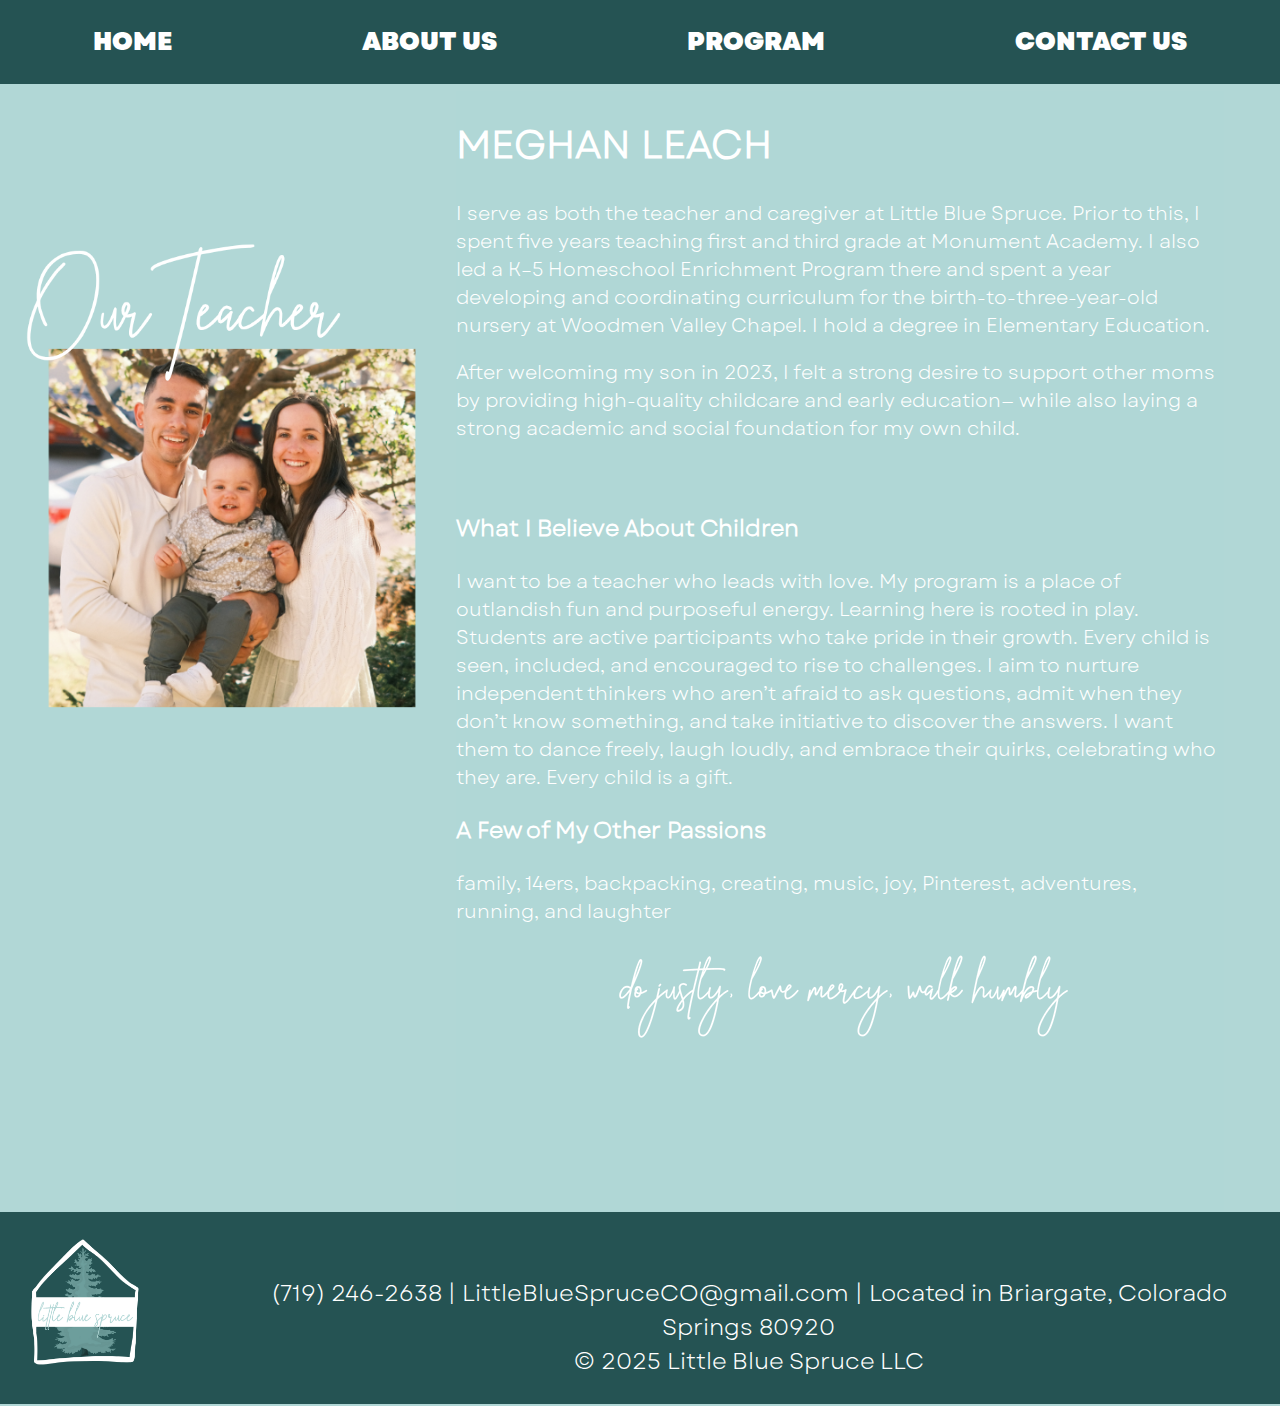
<file: about.html>
<!DOCTYPE html>
<html lang="en" dir="ltr">
<head>
    <meta charset="utf-8">
    <link rel="stylesheet" href="about.css">
    <link rel="icon" type="image/x-icon" href="root/mainpage/favicon.jpg">
    <title>Little Blue Spruce -About</title>
</head>

<body id="content">
  <header>
    <nav id="headernav">
        <p class="click"><a href="index.html">HOME</a></p>
        <p class="click"><a href="about.html">ABOUT US</a></p>
        <p class="click"><a href="program.html">PROGRAM</a></p>
        <p class="click"><a href="contact.html">CONTACT US</a></p>
    </nav>

  </header>
  <section id="oteach">
    <div id="highlight">
      <img class='script'src="root/aboutpage/our teacher.png" alt="Our Teacher">
      <img class='fam'src="root/aboutpage/meg pic.png" alt="A picture of Meghan Leach's family">
    </div>
      <section id="desc">
        <div class="body">
          <h1>MEGHAN LEACH</h1>
          <p>I serve as both the teacher and caregiver at
  Little Blue Spruce. Prior to this, I spent five years
  teaching first and third grade at Monument
  Academy. I also led a K–5 Homeschool
  Enrichment Program there and spent a year
  developing and coordinating curriculum for the
  birth-to-three-year-old nursery at Woodmen
  Valley Chapel. I hold a degree in Elementary
  Education.</p><p>After welcoming my son in 2023, I felt a strong
  desire to support other moms by providing
  high-quality childcare and early education—
  while also laying a strong academic and social
  foundation for my own child.</p>
        </div>
        <br>
        <div class="Children">
          <h3>What I Believe About Children</h3>
          <p>I want to be a teacher who leads with love. My
  program is a place of outlandish fun and
  purposeful energy.
  Learning here is rooted in play. Students are
  active participants who take pride in their
  growth. Every child is seen, included, and
  encouraged to rise to challenges.
  I aim to nurture independent thinkers who
  aren’t afraid to ask questions, admit when they
  don’t know something, and take initiative to
  discover the answers. I want them to dance
  freely, laugh loudly, and embrace their quirks,
  celebrating who they are. Every child is a gift.</p>
    </div>
    <div class="passions">
      <h3>A Few of My Other Passions</h3>
      <p>family, 14ers, backpacking, creating, music, joy,
  Pinterest, adventures, running, and laughter</p>
    </div>
    <aside class="motto">
      <img src="root/aboutpage/do just.png" alt="do justly, love mercy, walk humbly">
    </aside>
      </section>

  </section>
  <section>
    <div class="background">
      <img class="backgroundimage"src="root/mainpage/large trees crop.png" alt="large blue spruce">
    </div>
  </section>
  <footer>
    <img class="logo"src="root/mainpage/large logo.png" alt="little blue spruce">
    <div class="bottom">
      <span>(719) 246-2638 | LittleBlueSpruceCO@gmail.com | Located in Briargate, Colorado Springs 80920</span>
      <span>© 2025 Little Blue Spruce LLC</span>
    </div>
  </footer>
</body>
</file>
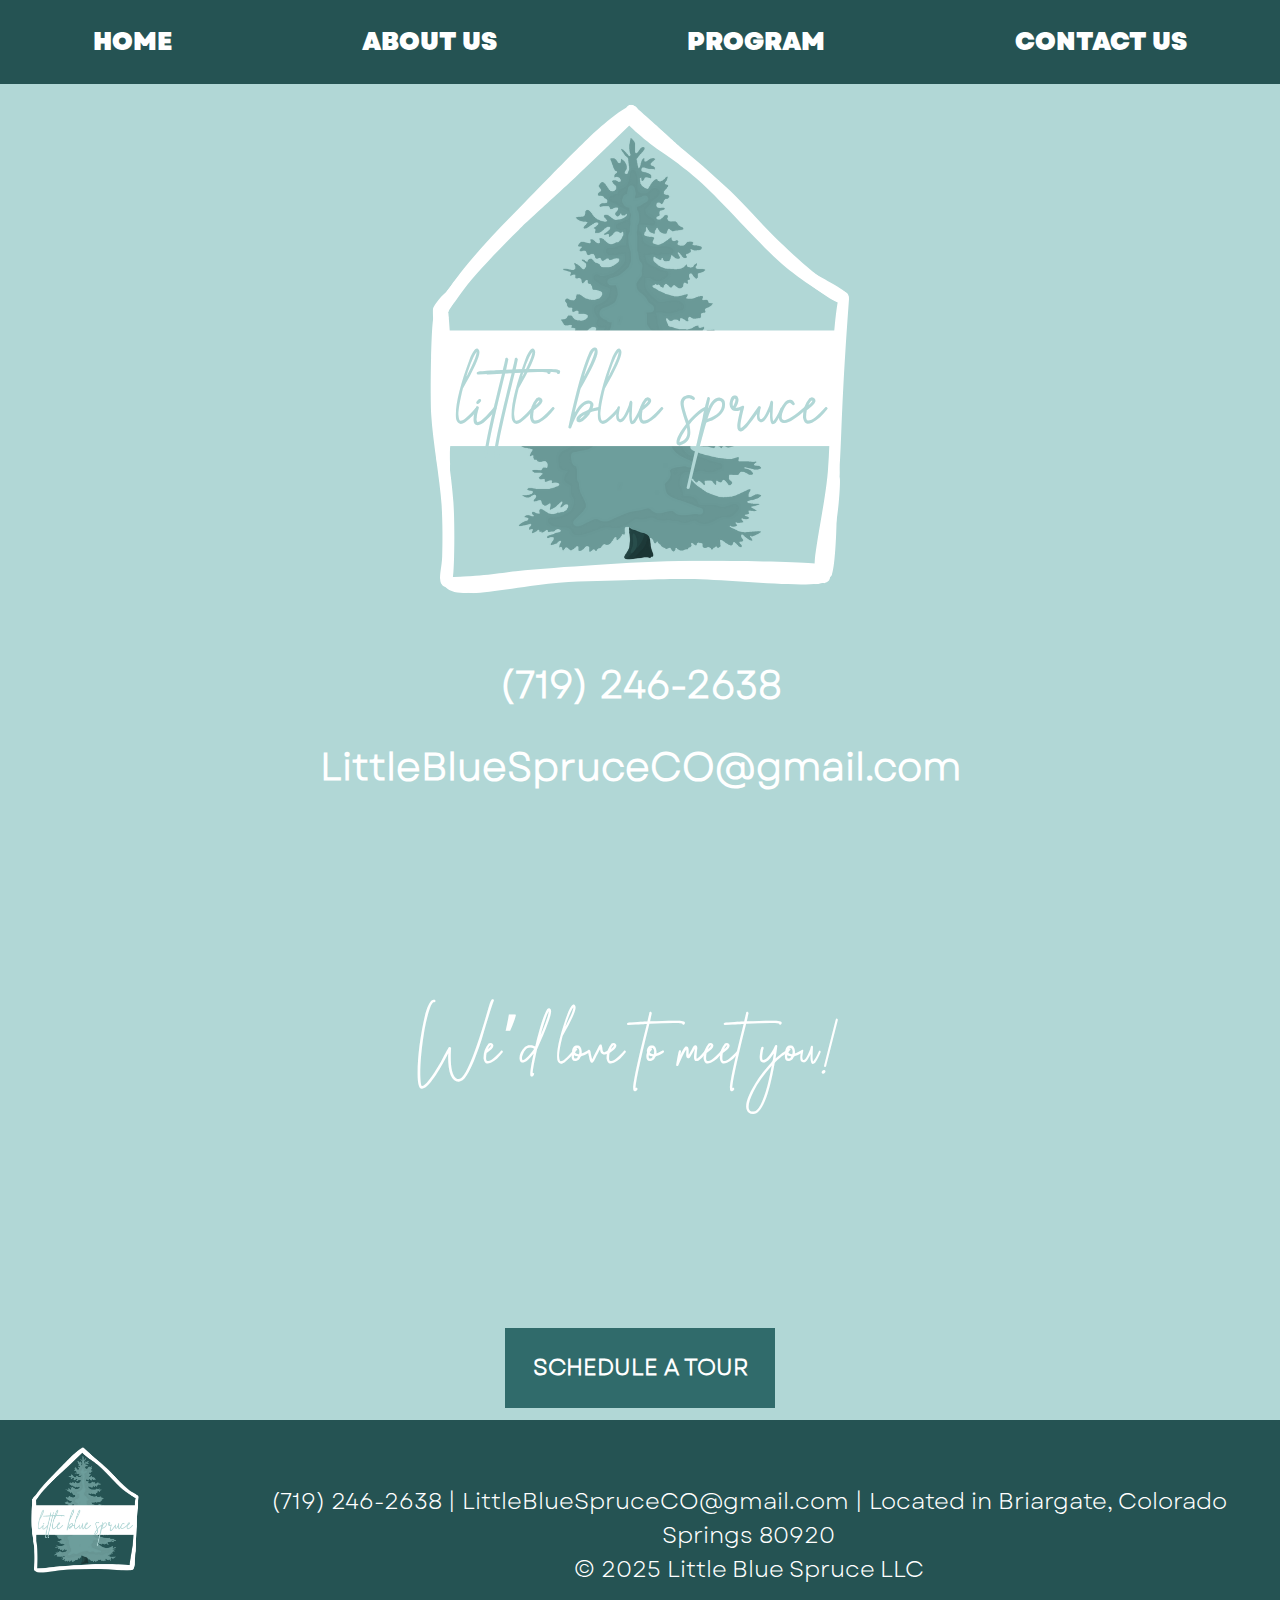
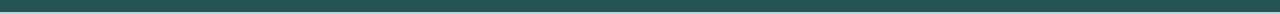
<file: contact.html>
<!DOCTYPE html>
<html lang="en" dir="ltr">
<head>
    <meta charset="utf-8">
    <link rel="stylesheet" href="contact.css">
    <link rel="icon" type="image/x-icon" href="root/mainpage/favicon.jpg">
    <title>Little Blue Spruce -Contact</title>
</head>

<body id="content">
  <header>
    <nav id="headernav">
        <p class="click"><a href="index.html">HOME</a></p>
        <p class="click"><a href="about.html">ABOUT US</a></p>
        <p class="click"><a href="program.html">PROGRAM</a></p>
        <p class="click"><a href="contact.html">CONTACT US</a></p>
    </nav>

  </header>
  <section id="contactinfo">
    <div class="lbslogo">
      <img class='eye'src="root/mainpage/large logo.png" alt="Little Blue Spruce">
    </div>
    <div class="contacttext">
      <h1>(719) 246-2638</h1>
      <h1>LittleBlueSpruceCO@gmail.com</h1>
    </div>
    <div class="meetyou">
      <img src="root/contactpage/meet.png" alt="We would love to meet you!">
    </div>
  </section>
  <section id="scheduleatour">
    <button class="asidebutton"type="button" name="tour">
      <a href="https://docs.google.com/forms/d/e/1FAIpQLScIhmW2kkbM48e7UtDEY6NcC0uYl12Z-SDdgvqGtN6Dnd6DbQ/viewform?usp=sharing&ouid=118152114024938990396">
      <h3>SCHEDULE A TOUR</h3>
      </a>
    </button>
  </section>
  <footer>
    <img class="logo"src="root/mainpage/large logo.png" alt="little blue spruce">
    <div class="bottom">
      <span>(719) 246-2638 | LittleBlueSpruceCO@gmail.com | Located in Briargate, Colorado Springs 80920</span>
      <span>© 2025 Little Blue Spruce LLC</span>
    </div>
  </footer>
</body>
</file>
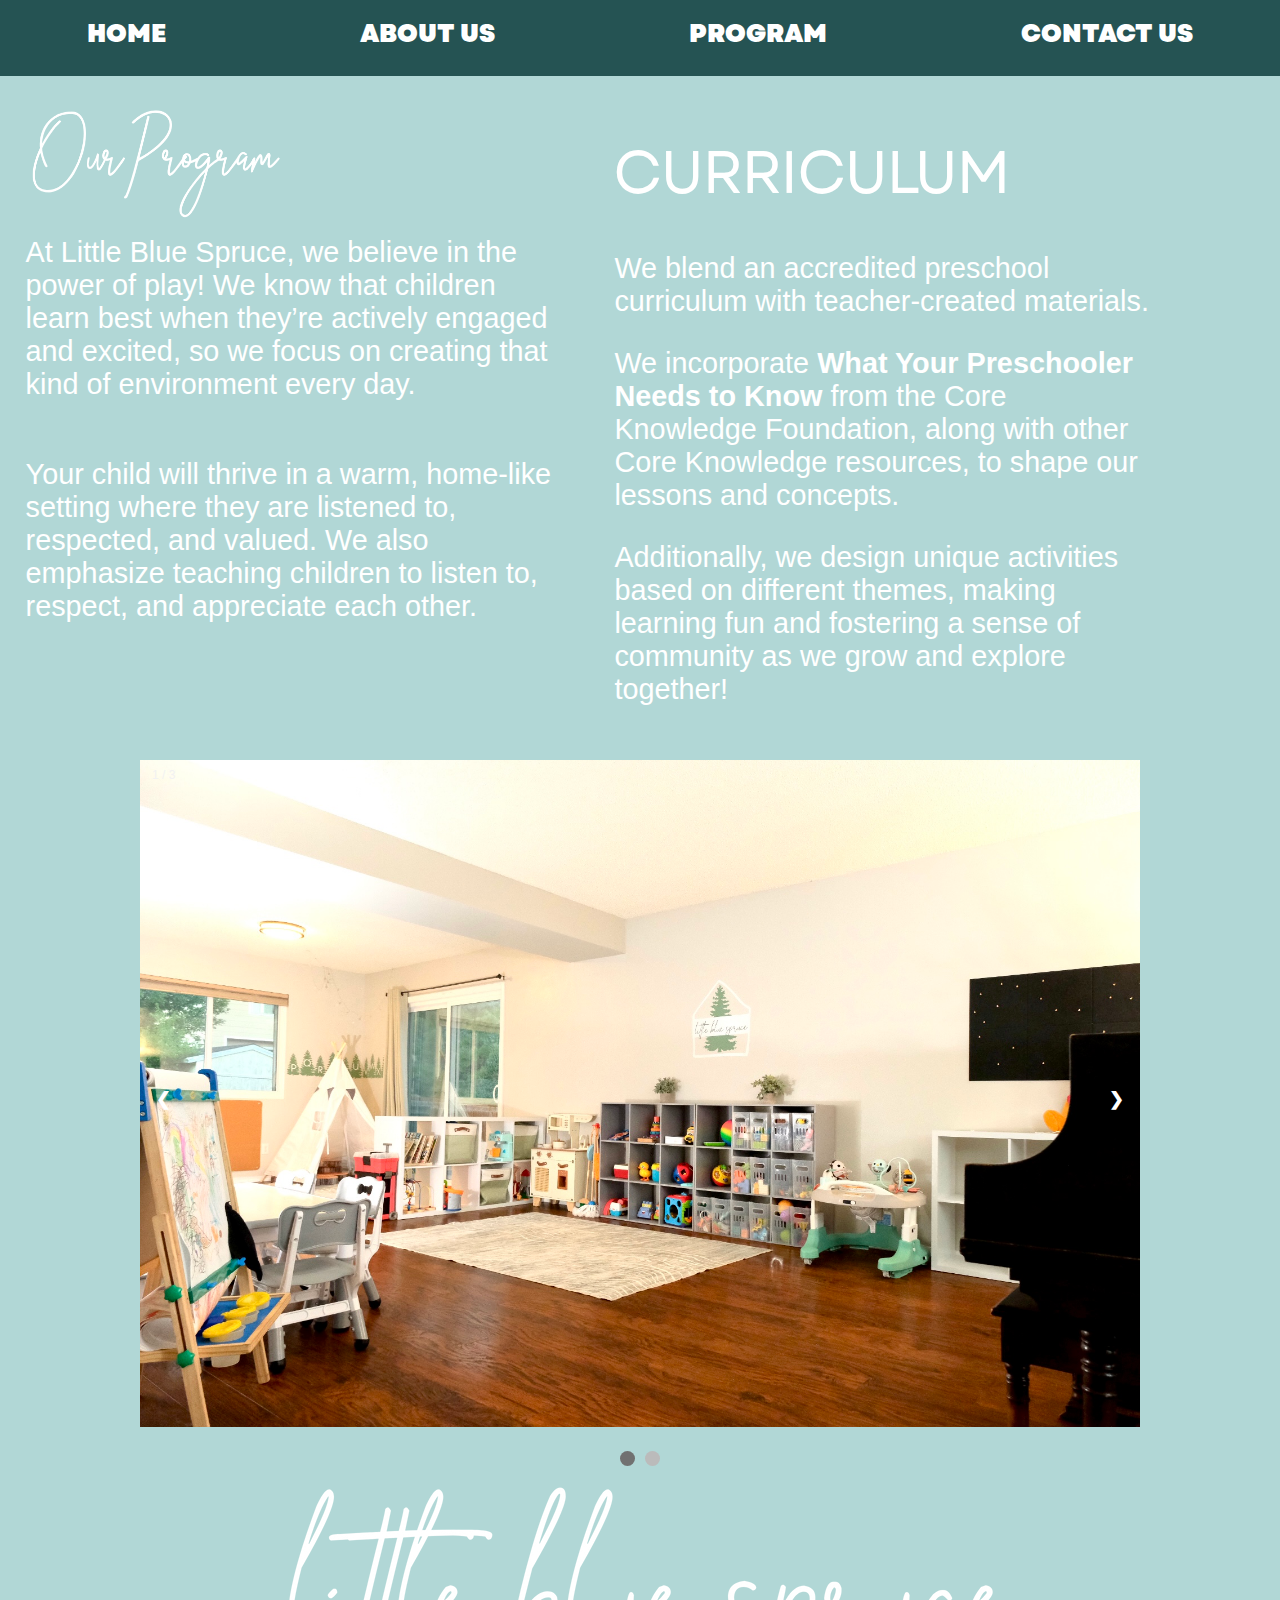
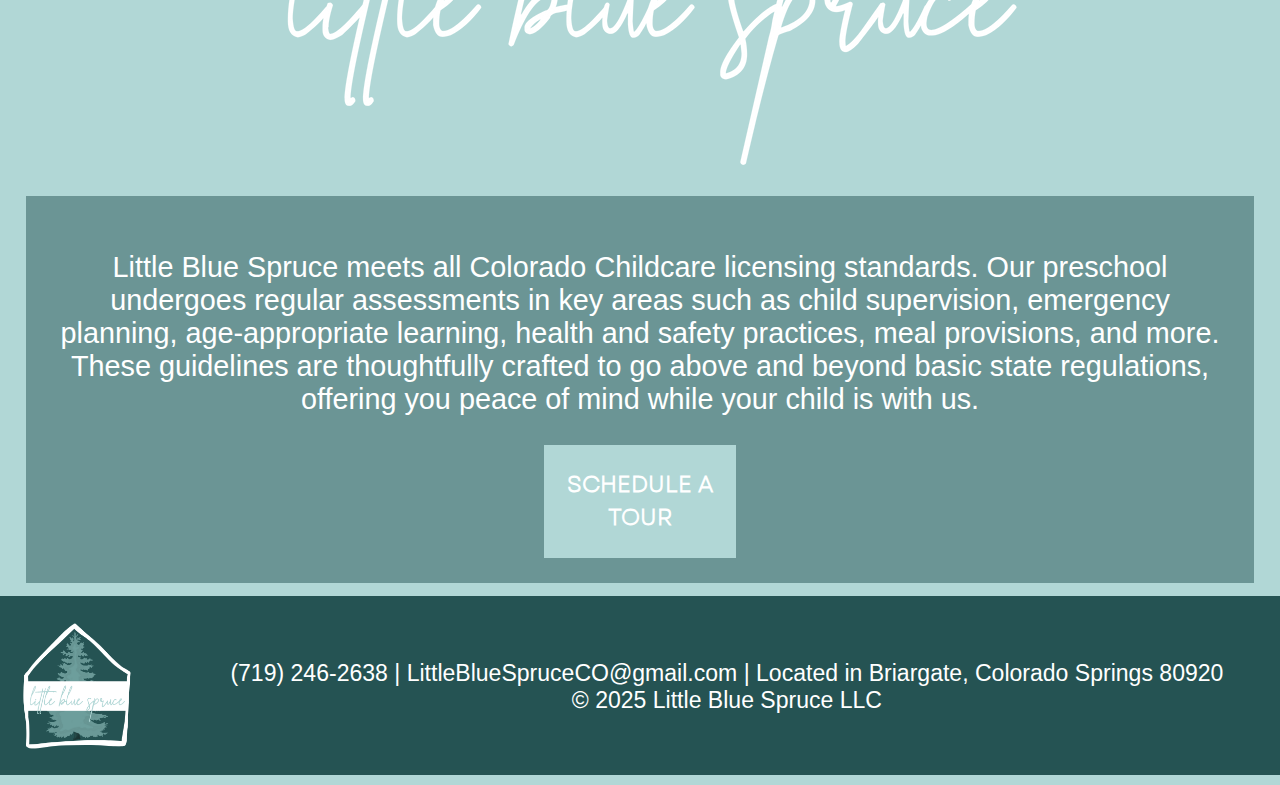
<file: program.html>
<!DOCTYPE html>
<html lang="en" dir="ltr">
<head>
    <meta charset="utf-8">
    <link rel="stylesheet" href="program.css">
    <link rel="icon" type="image/x-icon" href="root/mainpage/favicon.jpg">
    <title>Little Blue Spruce -Program</title>
</head>

<body id="content">
  <header>
    <nav id="headernav">
        <p class="click"><a href="index.html">HOME</a></p>
        <p class="click"><a href="about.html">ABOUT US</a></p>
        <p class="click"><a href="program.html">PROGRAM</a></p>
        <p class="click"><a href="contact.html">CONTACT US</a></p>
    </nav>

  </header>
  <section id="ourprogram">
    <div id="highlight">
      <img class='script'src="root/programpage/our program.png" alt="Our Program">
      <p>At Little Blue Spruce, we believe
        in the power of play! We know
        that children learn best when
        they’re actively engaged and
        excited, so we focus on creating
        that kind of environment every
        day.
      </p>
      <p>Your child will thrive in a warm,
        home-like setting where they are
        listened to, respected, and
        valued. We also emphasize
        teaching children to listen to,
        respect, and appreciate each
        other.
      </p>
    </div>
      <section id="desc">
        <div class="body">
          <h1>CURRICULUM</h1>
          <p>We blend an accredited preschool curriculum with teacher-created materials.</p>
            <p>We incorporate <strong>What Your Preschooler Needs to Know</strong> from
            the Core Knowledge Foundation,
            along with other Core Knowledge
            resources, to shape our lessons
            and concepts.
            </p>
            <p>Additionally, we design unique
            activities based on different
            themes, making learning fun and
            fostering a sense of community
            as we grow and explore together!
            </p>
        </div>
      </section>
  </section>

  <section id="slidesss">
    <style>
* {box-sizing: border-box}
body {font-family: Verdana, sans-serif; margin:0}
.mySlides {display: none}
img {vertical-align: middle;}

/* Slideshow container */
.slideshow-container {
  max-width: 1000px;
  position: relative;
  margin: auto;
}

/* Next & previous buttons */
.prev, .next {
  cursor: pointer;
  position: absolute;
  top: 50%;
  width: auto;
  padding: 16px;
  margin-top: -22px;
  color: white;
  font-weight: bold;
  font-size: 18px;
  transition: 0.6s ease;
  border-radius: 0 3px 3px 0;
  user-select: none;
}

/* Position the "next button" to the right */
.next {
  right: 0;
  border-radius: 3px 0 0 3px;
}

/* On hover, add a black background color with a little bit see-through */
.prev:hover, .next:hover {
  background-color: rgba(0,0,0,0.8);
}

/* Caption text */
.text {
  color: #f2f2f2;
  font-size: 15px;
  padding: 8px 12px;
  position: absolute;
  bottom: 8px;
  width: 100%;
  text-align: center;
}

/* Number text (1/3 etc) */
.numbertext {
  color: #f2f2f2;
  font-size: 12px;
  padding: 8px 12px;
  position: absolute;
  top: 0;
}

/* The dots/bullets/indicators */
.dot {
  cursor: pointer;
  height: 15px;
  width: 15px;
  margin: 0 2px;
  background-color: #bbb;
  border-radius: 50%;
  display: inline-block;
  transition: background-color 0.6s ease;
}

.active, .dot:hover {
  background-color: #717171;
}

/* Fading animation */
.fade {
  animation-name: fade;
  animation-duration: 1.5s;
}

@keyframes fade {
  from {opacity: .4}
  to {opacity: 1}
}

/* On smaller screens, decrease text size */
@media only screen and (max-width: 300px) {
  .prev, .next,.text {font-size: 11px}
}
</style>
</head>
<body>

<div class="slideshow-container">

<div class="mySlides fade">
  <div class="numbertext">1 / 3</div>
  <img src="root/programpage/img2.jpg" style="width:100%">
  <div class="text"></div>
</div>

<div class="mySlides fade">
  <div class="numbertext">2 / 3</div>
  <img src="root/programpage/img3.jpg" style="width:100%">
  <div class="text"></div>
</div>


<a class="prev" onclick="plusSlides(-1)">❮</a>
<a class="next" onclick="plusSlides(1)">❯</a>

</div>
<br>

<div style="text-align:center">
  <span class="dot" onclick="currentSlide(1)"></span>
  <span class="dot" onclick="currentSlide(2)"></span>
</div>

<script>
let slideIndex = 1;
showSlides(slideIndex);

function plusSlides(n) {
  showSlides(slideIndex += n);
}

function currentSlide(n) {
  showSlides(slideIndex = n);
}

function showSlides(n) {
  let i;
  let slides = document.getElementsByClassName("mySlides");
  let dots = document.getElementsByClassName("dot");
  if (n > slides.length) {slideIndex = 1}
  if (n < 1) {slideIndex = slides.length}
  for (i = 0; i < slides.length; i++) {
    slides[i].style.display = "none";
  }
  for (i = 0; i < dots.length; i++) {
    dots[i].className = dots[i].className.replace(" active", "");
  }
  slides[slideIndex-1].style.display = "block";
  dots[slideIndex-1].className += " active";
}
</script>
  </section>

  <section class="photo">
    <img src="root/mainpage/littlebluespruceheading.png" alt="a picture of a happy child">
  </section>
  <section>
  <section id="license">
    <p>Little Blue Spruce meets all Colorado Childcare licensing standards. Our preschool
        undergoes regular assessments in key areas such as child supervision, emergency
        planning, age-appropriate learning, health and safety practices, meal provisions,
        and more. These guidelines are thoughtfully crafted to go above and beyond basic
        state regulations, offering you peace of mind while your child is with us.</p>
    <button class="asidebutton"type="button" name="tour">
      <a href="https://docs.google.com/forms/d/e/1FAIpQLScIhmW2kkbM48e7UtDEY6NcC0uYl12Z-SDdgvqGtN6Dnd6DbQ/viewform?usp=sharing&ouid=118152114024938990396">
      <h3>SCHEDULE A TOUR</h3>
      </a>
    </button>
  </section>

  </section>
  <footer>
    <img class="logo"src="root/mainpage/large logo.png" alt="little blue spruce">
    <div class="bottom">
      <span>(719) 246-2638 | LittleBlueSpruceCO@gmail.com | Located in Briargate, Colorado Springs 80920</span>
      <span>© 2025 Little Blue Spruce LLC</span>
    </div>
  </footer>
</body>
</file>
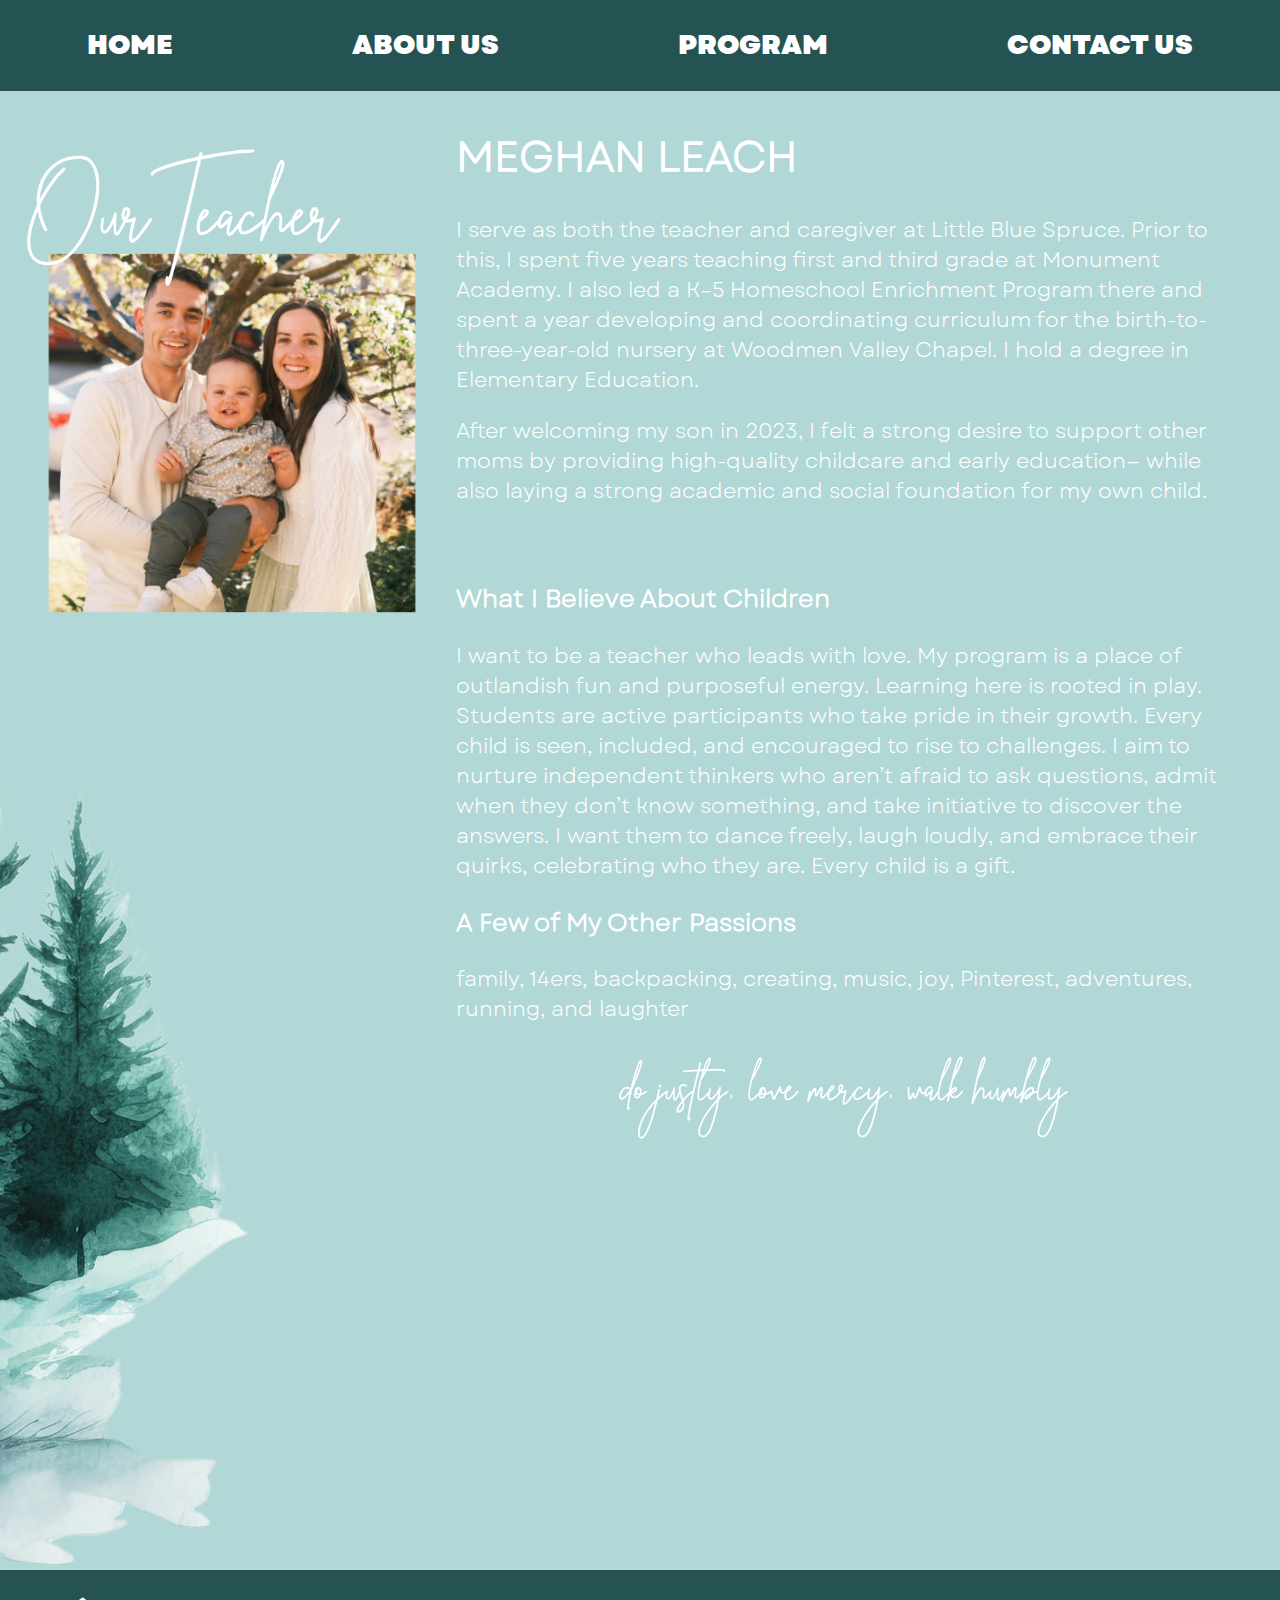
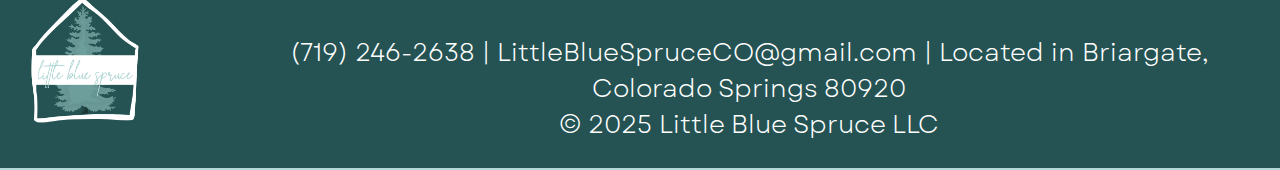
<file: root/about.html>
<!DOCTYPE html>
<html lang="en" dir="ltr">
<head>
    <meta charset="utf-8">
    <link rel="stylesheet" href="about.css">
    <title>Little Blue Spruce -Home</title>
</head>

<body id="content">
  <header>
    <nav id="headernav">
        <p class="click"><a href="home/index.html">HOME</a></p>
        <p class="click"><a href="about.html">ABOUT US</a></p>
        <p class="click"><a href="root/program.html">PROGRAM</a></p>
        <p class="click"><a href="root/contact.html">CONTACT US</a></p>
    </nav>

  </header>
  <section>
    <div class="background">
      <img class="backgroundimage"src="mainpage/large trees crop.png" alt="large blue spruce">
    </div>
  </section>
  <section id="bod">
    <div id="highlight">
      <img class='script'src="aboutpage/our teacher.png" alt="Our Teacher">
      <img class='fam'src="aboutpage/meg pic.png" alt="A picture of Meghan Leach's family">
    </div>
      <section id="desc">
        <div class="body">
          <h1>MEGHAN LEACH</h1>
          <p>I serve as both the teacher and caregiver at
  Little Blue Spruce. Prior to this, I spent five years
  teaching first and third grade at Monument
  Academy. I also led a K–5 Homeschool
  Enrichment Program there and spent a year
  developing and coordinating curriculum for the
  birth-to-three-year-old nursery at Woodmen
  Valley Chapel. I hold a degree in Elementary
  Education.</p><p>After welcoming my son in 2023, I felt a strong
  desire to support other moms by providing
  high-quality childcare and early education—
  while also laying a strong academic and social
  foundation for my own child.</p>
        </div>
        <br>
        <div class="Children">
          <h3>What I Believe About Children</h3>
          <p>I want to be a teacher who leads with love. My
  program is a place of outlandish fun and
  purposeful energy.
  Learning here is rooted in play. Students are
  active participants who take pride in their
  growth. Every child is seen, included, and
  encouraged to rise to challenges.
  I aim to nurture independent thinkers who
  aren’t afraid to ask questions, admit when they
  don’t know something, and take initiative to
  discover the answers. I want them to dance
  freely, laugh loudly, and embrace their quirks,
  celebrating who they are. Every child is a gift.</p>
    </div>
    <div class="passions">
      <h3>A Few of My Other Passions</h3>
      <p>family, 14ers, backpacking, creating, music, joy,
  Pinterest, adventures, running, and laughter</p>
    </div>
    <aside class="motto">
      <img src="aboutpage/do just.png" alt="do justly, love mercy, walk humbly">
    </aside>
      </section>

  </section>

  <footer>
    <img class="logo"src="mainpage/large logo.png" alt="little blue spruce">
    <div class="bottom">
      <span>(719) 246-2638 | LittleBlueSpruceCO@gmail.com | Located in Briargate, Colorado Springs 80920</span>
      <span>© 2025 Little Blue Spruce LLC</span>
    </div>
  </footer>
</body>
</file>
<file: about.css>
@font-face {
        font-family: 'garet';
        src: url('root/fonts/garetbook.woff2') format('woff2'),  /* WOFF2 format */
             url('root/fonts/garetbook.woff') format('woff'),    /* WOFF format */
             url('root/fonts/garetbook.ttf') format('truetype'); /* TTF format */
        font-weight: normal;
        font-style: normal;

}
@font-face {
        font-family: 'garetheavy';
        src: url('root/fonts/garetheavy.woff2') format('woff2'),  /* WOFF2 format */
             url('root/fonts/garetheavy.woff') format('woff'),    /* WOFF format */
             url('root/fonts/garetheavy.ttf') format('truetype'); /* TTF format */
        font-weight: normal;
        font-style: normal;
      }
body {background-color: #b1d7d6;
      color: white;
      font-family: 'garet',arial, helvetica, sans-serif;
      font-size: 1.2em;
}
h1{font-family: 'garet';
  font-size: 2em;
  font-weight:bold;
}
h2{font-family: 'garetheavy'}
h3{font-family: 'garet';
  font-weight: 2em;
}
#headernav{background-color:#255353;
  color: white;
  margin: -0.8vw;
  display: flex;
  flex-direction: row;
  justify-content: space-around;
  font-family: 'garetheavy';
  font-size: 1.3em;
}

a{color: white;
  text-decoration: none;
}
a:hover{color: #306b6b;
}

#oteach{display: flex;
flex-direction: row;
}
#highlight{
  display: flex;
  flex-direction: column;
}
.script{position: relative;
width: 27vw;
z-index: 2;
top: 3vw;
}
.fam{position: relative;
  width: 35vw;
z-index: 1;
top: -9vw;

}
.lbs{position: relative;
  width: 60vw;
margin: 5vw;

}
.heading{color: #255353;
  position: relative;
  font-family: 'garetheavy';
  font-size: 1.3em;
  margin-top: -10vw;

}
.backgroundimage {position: absolute;
  top: 25vw;
  left: -30vh;
  z-index: -1;
  width: 0vh;

}

#desc{background-color: rgba(177, 215, 214,0.3);
  position: relative;
  width: 60vw;
  top: 2vh;
  z-index: 2;
}
.motto{
  margin-left: 10vw;
  margin-bottom: 15vw;
}
footer{
  position: relative;
  display:flex;
  flex-direction: row;
  float: none;
  top: 0vw;
  margin: -1vw;
  background-color: #255353;
  z-index: 3;
}
.bottom{display: flex;
flex-direction: column;
text-align: center;
font-size: 1.2em;
margin-top: 5vw;
margin-bottom: 2vw;
padding-left: 5vw;
padding-right: 2vw;
}
.logo{margin: 2vw;
  height: 10vw;
}
</file>
<file: contact.css>
@font-face {
        font-family: 'garet';
        src: url('root/fonts/garetbook.woff2') format('woff2'),  /* WOFF2 format */
             url('root/fonts/garetbook.woff') format('woff'),    /* WOFF format */
             url('root/fonts/garetbook.ttf') format('truetype'); /* TTF format */
        font-weight: normal;
        font-style: normal;

}
@font-face {
        font-family: 'garetheavy';
        src: url('root/fonts/garetheavy.woff2') format('woff2'),  /* WOFF2 format */
             url('root/fonts/garetheavy.woff') format('woff'),    /* WOFF format */
             url('root/fonts/garetheavy.ttf') format('truetype'); /* TTF format */
        font-weight: normal;
        font-style: normal;
      }
body {background-color: #b1d7d6;
      color: white;
      font-family: 'garet',arial, helvetica, sans-serif;
      font-size: 1.2em;
}
h1{font-family: 'garet';
  font-size: 2em;
  font-weight:bold;
}
h2{font-family: 'garetheavy'}
h3{font-family: 'garet';
  font-weight: 2em;
}
#headernav{background-color:#255353;
  color: white;
  margin: -0.8vw;
  display: flex;
  flex-direction: row;
  justify-content: space-around;
  font-family: 'garetheavy';
  font-size: 1.3em;
}

a{color: white;
  text-decoration: none;
}
a:hover{color: #306b6b;
}
#contactinfo{
  display: flex;
  flex-direction:column;
  align-items: center;
  margin-top: 2vw;
}
.contacttext{
  position: relative;
  text-align: center;
  top: 2vw;
}
#scheduleatour {display: flex;
          position: relative;
          justify-content: center;
          flex-direction: column;
          margin: 2vw;
}
#scheduleatour>p{font-size: 1.5em;
            text-align: center;

}
.asidebutton{
  background-color: #306b6b;
  color: white;
  font-family: 'garet',arial, helvetica, sans-serif;
  font-size: 1em;
  border:0;
  width: 30vh;
  margin-left: auto;
  margin-right: auto;
  text-align: center;
}
button:hover {background-color: #b1d7d6;

}

footer{
  position: relative;
  display:flex;
  flex-direction: row;
  float: none;
  top: 0vw;
  margin: -1vw;
  background-color: #255353;
  z-index: 3;
}
.bottom{display: flex;
flex-direction: column;
text-align: center;
font-size: 1.2em;
margin-top: 5vw;
margin-bottom: 2vw;
padding-left: 5vw;
padding-right: 2vw;
}
.logo{margin: 2vw;
  height: 10vw;
}
</file>
<file: program.css>
@font-face {
        font-family: 'garet';
        src: url('root/fonts/garetbook.woff2') format('woff2'),  /* WOFF2 format */
             url('root/fonts/garetbook.woff') format('woff'),    /* WOFF format */
             url('root/fonts/garetbook.ttf') format('truetype'); /* TTF format */
        font-weight: normal;
        font-style: normal;

}
@font-face {
        font-family: 'garetheavy';
        src: url('root/fonts/garetheavy.woff2') format('woff2'),  /* WOFF2 format */
             url('root/fonts/garetheavy.woff') format('woff'),    /* WOFF format */
             url('root/fonts/garetheavy.ttf') format('truetype'); /* TTF format */
        font-weight: normal;
        font-style: normal;
      }
body {background-color: #b1d7d6;
      color: white;
      font-family: 'garet',arial, helvetica, sans-serif;
      font-size: 1.2em;
}
h1{font-family: 'garet';
  font-size: 2em;
  font-weight:bold;
}
h2{font-family: 'garetheavy'}
h3{font-family: 'garet';
  font-weight: 2em;
}
#headernav{background-color:#255353;
  color: white;
  margin: -0.8vw;
  display: flex;
  flex-direction: row;
  justify-content: space-around;
  font-family: 'garetheavy';
  font-size: 1.3em;
}

a{color: white;
  text-decoration: none;
}
a:hover{color: #306b6b;
}

#ourprogram{display: flex;
flex-direction: row;
}
#highlight{
  display: flex;
  flex-direction: column;
  position: relative;
  width: 46vw;
  padding: 2vw;
  font-size: 1.5em;
  top: 0vw;
}
.script{position: relative;
width: 20vw;
z-index: 2;
top: 1.3vw;


}
.heading{color: #255353;
  position: relative;
  font-family: 'garetheavy';
  font-size: 1.3em;
  margin-top: -10vw;

}
.backgroundimage {position: absolute;
  top: 25vw;
  left: -30vh;
  z-index: -1;
  width: 0vh;

}

#desc{
  position: relative;
  width: 46vw;
  padding: 2vw;
  font-size: 1.5em;
  top: 0vw;
}
.photo{display: flex;
      justify-content: center;

}
#license {display: flex;
          justify-content: center;
          flex-direction: column;
          background-color: rgba(37, 83, 83, 0.5);
          Margin: 2vw;
          padding: 2vw;

}
#license>p{font-size: 1.5em;
            text-align: center;

}
.asidebutton{
  background-color: #b1d7d6;
  color: white;
  font-family: 'garet',arial, helvetica, sans-serif;
  font-size: 1em;
  border:0;
  width: 15vw;
  margin-left: auto;
  margin-right: auto;
  text-align: center;
}
button:hover {background-color: #306b6b;

}

footer{
  position: relative;
  display:flex;
  flex-direction: row;
  float: none;
  top: 0vw;
  margin: -1vw;
  background-color: #255353;
  z-index: 3;
}
.bottom{display: flex;
flex-direction: column;
text-align: center;
font-size: 1.2em;
margin-top: 5vw;
margin-bottom: 2vw;
padding-left: 5vw;
padding-right: 2vw;
}
.logo{margin: 2vw;
  height: 10vw;
}
</file>
<file: root/about.css>
@font-face {
        font-family: 'garet';
        src: url('fonts/garetbook.woff2') format('woff2'),  /* WOFF2 format */
             url('fonts/garetbook.woff') format('woff'),    /* WOFF format */
             url('fonts/garetbook.ttf') format('truetype'); /* TTF format */
        font-weight: normal;
        font-style: normal;

}
@font-face {
        font-family: 'garetheavy';
        src: url('fonts/garetheavy.woff2') format('woff2'),  /* WOFF2 format */
             url('fonts/garetheavy.woff') format('woff'),    /* WOFF format */
             url('fonts/garetheavy.ttf') format('truetype'); /* TTF format */
        font-weight: normal;
        font-style: normal;
      }
body {background-color: #b1d7d6;
      color: white;
      font-family: 'garet',arial, helvetica, sans-serif;
      font-size: 1.3em;
}
h1{font-family: 'garet';
  font-size: 2em;
  font-weight:bold;
}
h2{font-family: 'garetheavy'}
h3{font-family: 'garet';
  font-weight: 2em;
}
#headernav{background-color:#255353;
  color: white;
  margin: -0.8vw;
  display: flex;
  flex-direction: row;
  justify-content: space-around;
  font-family: 'garetheavy';
  font-size: 1.3em;
}
#bod{display: flex;
flex-direction: row;}
#highlight{
  display: flex;
  flex-direction: column;
}
.script{position: relative;
width: 27vw;
z-index: 2;
top:-5vw;
}
.fam{position: relative;
  width: 35vw;
z-index: 1;
top: -17vw;

}
a{color: white;
  text-decoration: none;

}
a:hover{color: #306b6b;

}
.lbs{position: relative;
  width: 60vw;
margin: 5vw;

}
.heading{color: #255353;
  position: relative;
  font-family: 'garetheavy';
  font-size: 1.3em;
  margin-top: -10vw;

}
.backgroundimage {
  position: absolute;
  left: -60vh;
  top: 15vw;
  z-index: -1;
  width: 65vw;
}
#desc{
  background-color: rgba(177, 215, 214,0.5);
  position: relative;
width: 60vw;
top: 2vh
}
.motto{
  margin-left: 10vw;
  margin-bottom: 15vw;
}
footer{
  position: relative;
  display:flex;
  flex-direction: row;
  float: none;
  top: 20vw;
  margin: -1vw;
  background-color: #255353;
}
.bottom{display: flex;
flex-direction: column;
text-align: center;
font-size: 1.2em;
margin-top: 5vw;
margin-bottom: 2vw;
padding-left: 5vw;
padding-right: 2vw;
}
.logo{margin: 2vw;
  height: 10vw;
}
</file>
